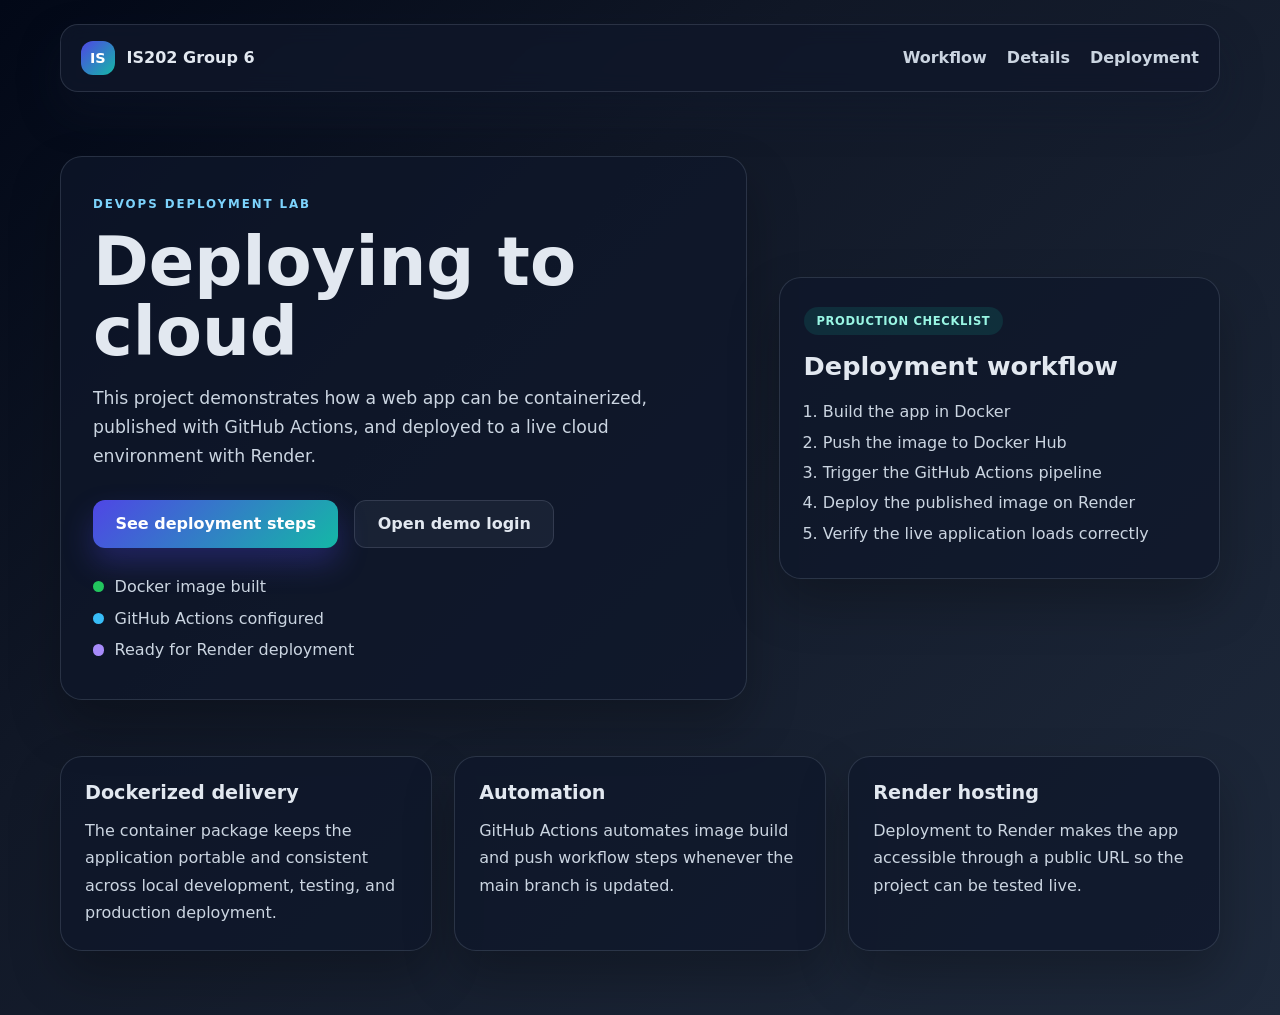
<file: index.html>
<!DOCTYPE html>
<html lang="en">
<head>
  <meta charset="UTF-8">
  <meta name="viewport" content="width=device-width, initial-scale=1.0">
  <title>IS202 Project | Deploying to Cloud</title>
  <link rel="stylesheet" href="style.css">
</head>
<body class="page-shell">
  <header class="topbar">
    <div class="brand-wrap">
      <span class="brand-mark">IS</span>
      <span class="brand-name">IS202 Group 6</span>
    </div>
    <nav class="nav-links" aria-label="Main navigation">
      <a href="#workflow">Workflow</a>
      <a href="#details">Details</a>
      <a href="#deployment">Deployment</a>
    </nav>
  </header>

  <main class="hero">
    <section class="hero-copy">
      <p class="eyebrow">DevOps deployment lab</p>
      <h1>Deploying to cloud</h1>
      <p class="lead">
        This project demonstrates how a web app can be containerized, published with GitHub Actions,
        and deployed to a live cloud environment with Render.
      </p>
      <div class="cta-row">
        <a class="primary-btn" href="#deployment">See deployment steps</a>
        <a class="secondary-btn" href="task_2.html">Open demo login</a>
      </div>
      <ul class="status-list" aria-label="Project status">
        <li><span class="dot green"></span> Docker image built</li>
        <li><span class="dot blue"></span> GitHub Actions configured</li>
        <li><span class="dot purple"></span> Ready for Render deployment</li>
      </ul>
    </section>

    <aside class="feature-card" id="workflow">
      <span class="badge">Production checklist</span>
      <h2>Deployment workflow</h2>
      <ol>
        <li>Build the app in Docker</li>
        <li>Push the image to Docker Hub</li>
        <li>Trigger the GitHub Actions pipeline</li>
        <li>Deploy the published image on Render</li>
        <li>Verify the live application loads correctly</li>
      </ol>
    </aside>
  </main>

  <section class="info-grid" id="details">
    <article class="info-card">
      <h3>Dockerized delivery</h3>
      <p>
        The container package keeps the application portable and consistent across local development,
        testing, and production deployment.
      </p>
    </article>

    <article class="info-card">
      <h3>Automation</h3>
      <p>
        GitHub Actions automates image build and push workflow steps whenever the main branch is updated.
      </p>
    </article>

    <article class="info-card" id="deployment">
      <h3>Render hosting</h3>
      <p>
        Deployment to Render makes the app accessible through a public URL so the project can be tested live.
      </p>
    </article>
  </section>
</body>
</html>
</file>
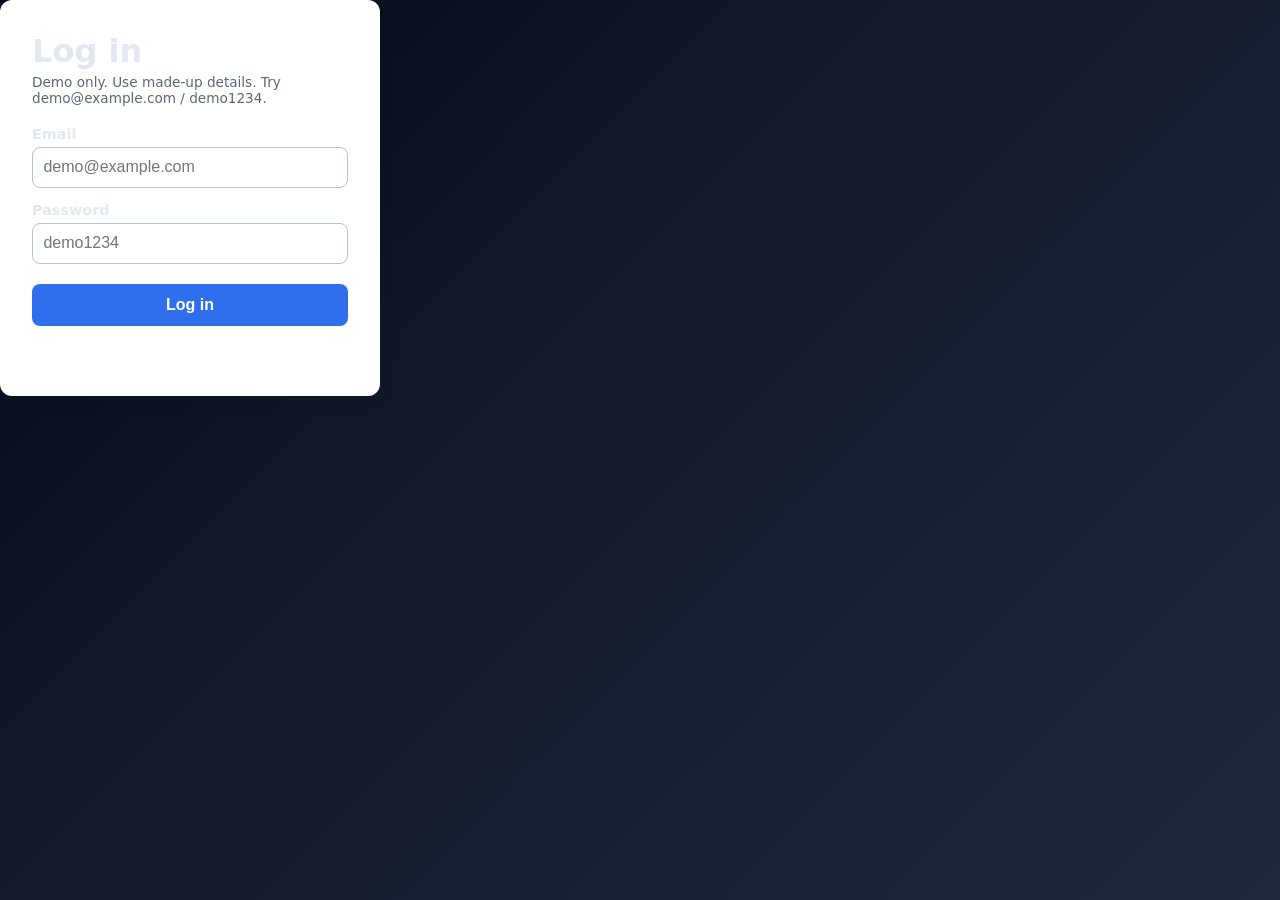
<file: group_task_2.html>
<!DOCTYPE html>
<html lang="en">
<head>
  <meta charset="UTF-8">
  <meta name="viewport" content="width=device-width, initial-scale=1.0">
  <title>Log in – Demo</title>
  <link rel="stylesheet" href="style.css">
</head>
<body>
  <main class="card">
    <h1>Log in</h1>
    <p class="note">Demo only. Use made-up details. Try demo@example.com / demo1234.</p>
    <form id="login-form" novalidate>
      <label for="email">Email</label>
      <input id="email" type="email" autocomplete="off" placeholder="demo@example.com">
      <label for="password">Password</label>
      <input id="password" type="password" autocomplete="off" placeholder="demo1234">
      <button type="submit">Log in</button>
      <p id="message" role="alert" aria-live="polite"></p>
    </form>
  </main>
  <script>
    const DEMO_EMAIL = "demo@example.com";
    const DEMO_PASSWORD = "demo1234";
    const form = document.getElementById("login-form");
    const msg = document.getElementById("message");

    function show(text, type) {
      msg.textContent = text;
      msg.className = type;
    }

    form.addEventListener("submit", (e) => {
      e.preventDefault();
      const email = document.getElementById("email").value.trim();
      const password = document.getElementById("password").value;
      if (!email || !password) {
        show("Enter your email and password.", "error");
      } else if (email === DEMO_EMAIL && password === DEMO_PASSWORD) {
        show("Success! You are logged in (demo).", "success");
      } else {
        show("Email or password is incorrect. Try again.", "error");
      }
    });
  </script>
</body>
</html>
</file>
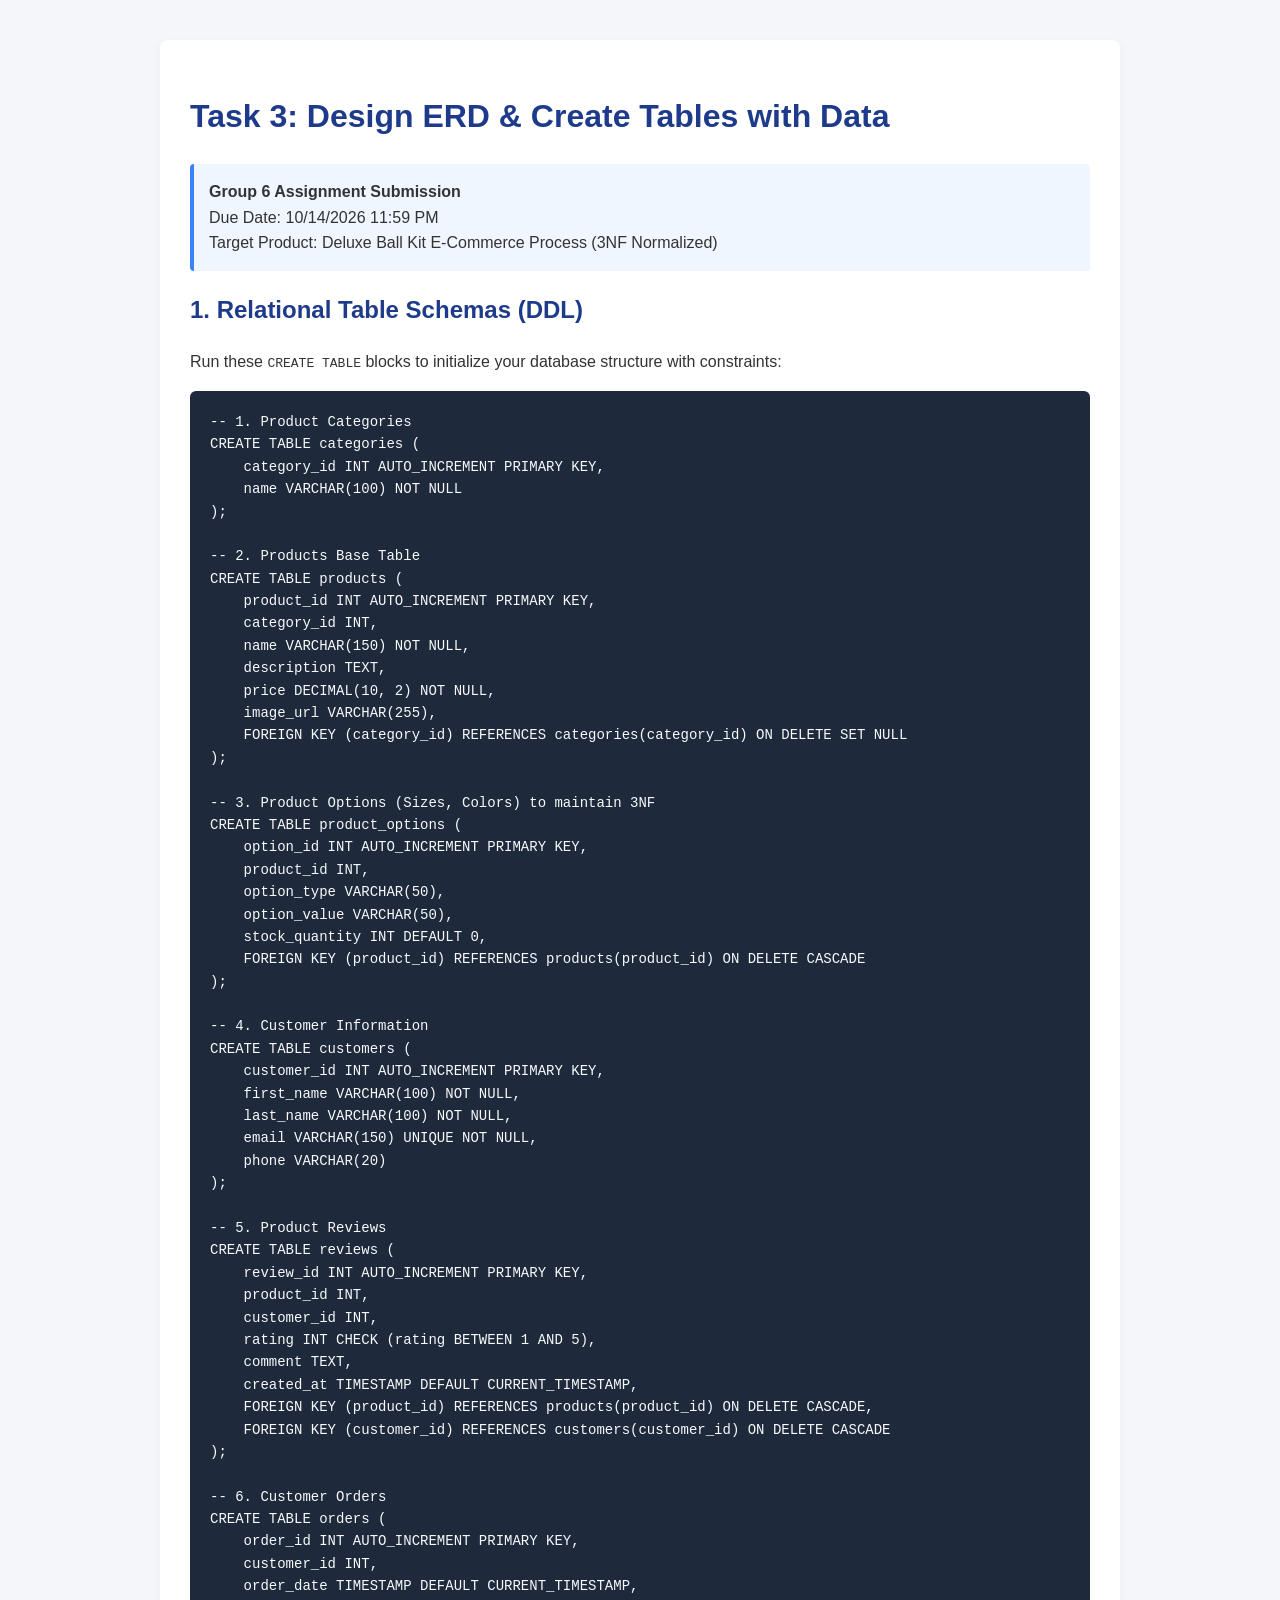
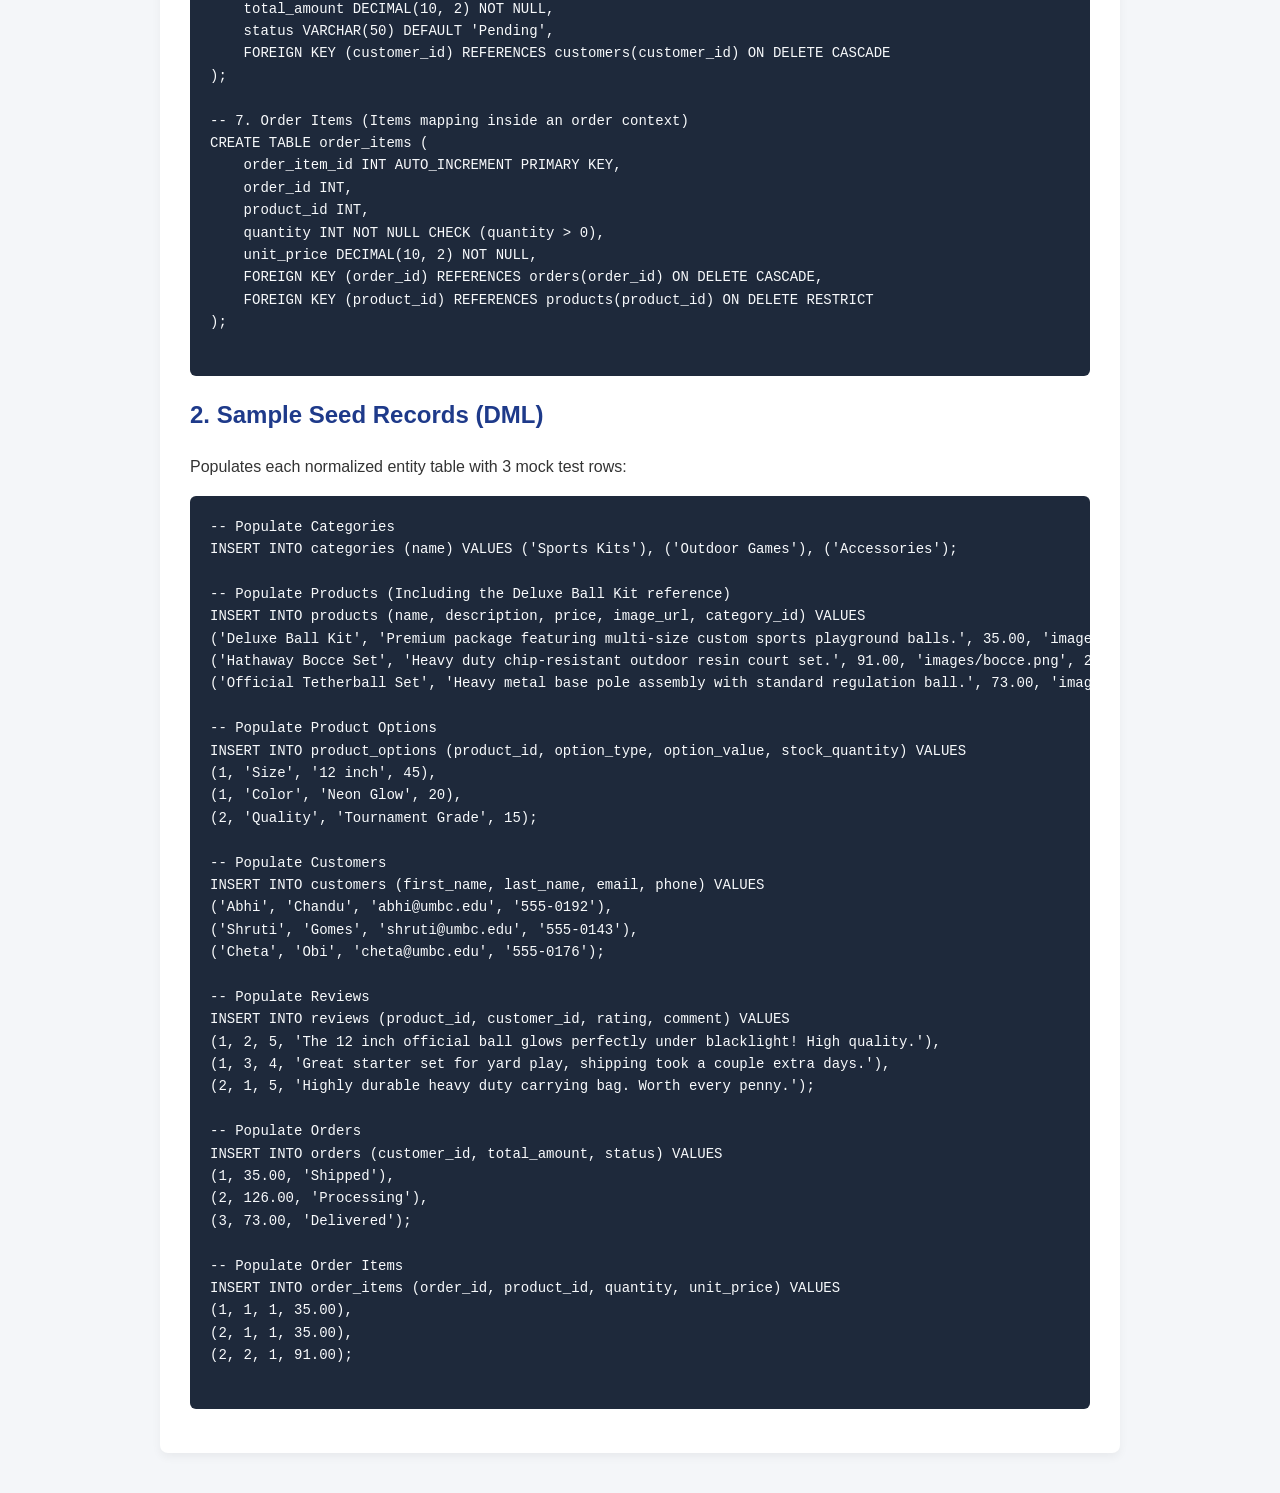
<file: task 3.html>
<!DOCTYPE html>
<html lang="en">
<head>
    <meta charset="UTF-8">
    <meta name="viewport" content="width=device-width, initial-scale=1.0">
    <title>Task 3 - Database Design & Scripting</title>
    <style>
        body { font-family: Arial, sans-serif; line-height: 1.6; margin: 40px; background: #f4f6f9; color: #333; }
        .container { max-width: 900px; background: #fff; padding: 30px; border-radius: 8px; box-shadow: 0 4px 10px rgba(0,0,0,0.05); margin: 0 auto; }
        h1, h2 { color: #1e3a8a; }
        pre { background: #1e293b; color: #f8fafc; padding: 20px; border-radius: 6px; overflow-x: auto; font-size: 14px; }
        .meta-info { background: #eff6ff; padding: 15px; border-left: 4px solid #3b82f6; margin-bottom: 20px; border-radius: 4px; }
    </style>
</head>
<body>

<div class="container">
    <h1>Task 3: Design ERD & Create Tables with Data</h1>
    
    <div class="meta-info">
        <strong>Group 6 Assignment Submission</strong><br>
        Due Date: 10/14/2026 11:59 PM<br>
        Target Product: Deluxe Ball Kit E-Commerce Process (3NF Normalized)
    </div>

    <h2>1. Relational Table Schemas (DDL)</h2>
    <p>Run these <code>CREATE TABLE</code> blocks to initialize your database structure with constraints:</p>
    <pre>
-- 1. Product Categories
CREATE TABLE categories (
    category_id INT AUTO_INCREMENT PRIMARY KEY,
    name VARCHAR(100) NOT NULL
);

-- 2. Products Base Table
CREATE TABLE products (
    product_id INT AUTO_INCREMENT PRIMARY KEY,
    category_id INT,
    name VARCHAR(150) NOT NULL,
    description TEXT,
    price DECIMAL(10, 2) NOT NULL,
    image_url VARCHAR(255),
    FOREIGN KEY (category_id) REFERENCES categories(category_id) ON DELETE SET NULL
);

-- 3. Product Options (Sizes, Colors) to maintain 3NF
CREATE TABLE product_options (
    option_id INT AUTO_INCREMENT PRIMARY KEY,
    product_id INT,
    option_type VARCHAR(50), 
    option_value VARCHAR(50), 
    stock_quantity INT DEFAULT 0,
    FOREIGN KEY (product_id) REFERENCES products(product_id) ON DELETE CASCADE
);

-- 4. Customer Information
CREATE TABLE customers (
    customer_id INT AUTO_INCREMENT PRIMARY KEY,
    first_name VARCHAR(100) NOT NULL,
    last_name VARCHAR(100) NOT NULL,
    email VARCHAR(150) UNIQUE NOT NULL,
    phone VARCHAR(20)
);

-- 5. Product Reviews
CREATE TABLE reviews (
    review_id INT AUTO_INCREMENT PRIMARY KEY,
    product_id INT,
    customer_id INT,
    rating INT CHECK (rating BETWEEN 1 AND 5),
    comment TEXT,
    created_at TIMESTAMP DEFAULT CURRENT_TIMESTAMP,
    FOREIGN KEY (product_id) REFERENCES products(product_id) ON DELETE CASCADE,
    FOREIGN KEY (customer_id) REFERENCES customers(customer_id) ON DELETE CASCADE
);

-- 6. Customer Orders 
CREATE TABLE orders (
    order_id INT AUTO_INCREMENT PRIMARY KEY,
    customer_id INT,
    order_date TIMESTAMP DEFAULT CURRENT_TIMESTAMP,
    total_amount DECIMAL(10, 2) NOT NULL,
    status VARCHAR(50) DEFAULT 'Pending',
    FOREIGN KEY (customer_id) REFERENCES customers(customer_id) ON DELETE CASCADE
);

-- 7. Order Items (Items mapping inside an order context)
CREATE TABLE order_items (
    order_item_id INT AUTO_INCREMENT PRIMARY KEY,
    order_id INT,
    product_id INT,
    quantity INT NOT NULL CHECK (quantity > 0),
    unit_price DECIMAL(10, 2) NOT NULL,
    FOREIGN KEY (order_id) REFERENCES orders(order_id) ON DELETE CASCADE,
    FOREIGN KEY (product_id) REFERENCES products(product_id) ON DELETE RESTRICT
);
    </pre>

    <h2>2. Sample Seed Records (DML)</h2>
    <p>Populates each normalized entity table with 3 mock test rows:</p>
    <pre>
-- Populate Categories
INSERT INTO categories (name) VALUES ('Sports Kits'), ('Outdoor Games'), ('Accessories');

-- Populate Products (Including the Deluxe Ball Kit reference)
INSERT INTO products (name, description, price, image_url, category_id) VALUES 
('Deluxe Ball Kit', 'Premium package featuring multi-size custom sports playground balls.', 35.00, 'images/deluxe_kit.png', 1),
('Hathaway Bocce Set', 'Heavy duty chip-resistant outdoor resin court set.', 91.00, 'images/bocce.png', 2),
('Official Tetherball Set', 'Heavy metal base pole assembly with standard regulation ball.', 73.00, 'images/tetherball.png', 2);

-- Populate Product Options
INSERT INTO product_options (product_id, option_type, option_value, stock_quantity) VALUES 
(1, 'Size', '12 inch', 45),
(1, 'Color', 'Neon Glow', 20),
(2, 'Quality', 'Tournament Grade', 15);

-- Populate Customers
INSERT INTO customers (first_name, last_name, email, phone) VALUES 
('Abhi', 'Chandu', 'abhi@umbc.edu', '555-0192'),
('Shruti', 'Gomes', 'shruti@umbc.edu', '555-0143'),
('Cheta', 'Obi', 'cheta@umbc.edu', '555-0176');

-- Populate Reviews
INSERT INTO reviews (product_id, customer_id, rating, comment) VALUES 
(1, 2, 5, 'The 12 inch official ball glows perfectly under blacklight! High quality.'),
(1, 3, 4, 'Great starter set for yard play, shipping took a couple extra days.'),
(2, 1, 5, 'Highly durable heavy duty carrying bag. Worth every penny.');

-- Populate Orders
INSERT INTO orders (customer_id, total_amount, status) VALUES 
(1, 35.00, 'Shipped'),
(2, 126.00, 'Processing'),
(3, 73.00, 'Delivered');

-- Populate Order Items
INSERT INTO order_items (order_id, product_id, quantity, unit_price) VALUES 
(1, 1, 1, 35.00),
(2, 1, 1, 35.00),
(2, 2, 1, 91.00);
    </pre>
</div>

</body>
</html>
</file>
<file: style.css>
:root {
  --bg: #0f172a;
  --panel: #111827;
  --panel-soft: #1f2937;
  --accent: #4f46e5;
  --accent-strong: #4338ca;
  --highlight: #14b8a6;
  --text: #e2e8f0;
  --muted: #cbd5e1;
  --shadow: rgba(15, 23, 42, 0.35);
  --card-border: rgba(148, 163, 184, 0.2);
}

* { box-sizing: border-box; }

html {
  scroll-behavior: smooth;
}

body {
  margin: 0;
  min-height: 100vh;
  font-family: system-ui, -apple-system, BlinkMacSystemFont, "Segoe UI", sans-serif;
  background: linear-gradient(135deg, #020817 0%, #111827 35%, #1e293b 100%);
  color: var(--text);
}

.page-shell {
  max-width: 1200px;
  margin: 0 auto;
  padding: 1.5rem 1.25rem 4rem;
}

.topbar {
  display: flex;
  align-items: center;
  justify-content: space-between;
  gap: 1rem;
  padding: 1rem 1.25rem;
  border: 1px solid var(--card-border);
  border-radius: 18px;
  background: rgba(15, 23, 42, 0.8);
  backdrop-filter: blur(10px);
  box-shadow: 0 20px 40px var(--shadow);
}

.brand-wrap {
  display: inline-flex;
  align-items: center;
  gap: 0.75rem;
  font-weight: 700;
}

.brand-mark {
  display: inline-grid;
  place-items: center;
  width: 2.1rem;
  height: 2.1rem;
  border-radius: 12px;
  background: linear-gradient(135deg, var(--accent), var(--highlight));
  color: white;
  font-size: 0.9rem;
}

.nav-links {
  display: flex;
  gap: 1.25rem;
  flex-wrap: wrap;
}

.nav-links a {
  color: var(--muted);
  text-decoration: none;
  font-weight: 600;
}

.hero {
  display: grid;
  grid-template-columns: 1.4fr 0.9fr;
  gap: 2rem;
  align-items: center;
  padding: 4rem 0 2rem;
}

.hero-copy,
.feature-card,
.info-card {
  border: 1px solid var(--card-border);
  border-radius: 22px;
  background: rgba(15, 23, 42, 0.72);
  box-shadow: 0 24px 50px rgba(0, 0, 0, 0.25);
}

.hero-copy {
  padding: 2.5rem 2rem;
}

.eyebrow {
  margin: 0 0 1rem;
  text-transform: uppercase;
  letter-spacing: 0.12rem;
  font-size: 0.74rem;
  font-weight: 700;
  color: #7dd3fc;
}

.hero-copy h1 {
  margin: 0 0 1rem;
  font-size: clamp(2.5rem, 6vw, 4.2rem);
  line-height: 1.05;
}

.lead {
  margin: 0;
  max-width: 620px;
  color: var(--muted);
  font-size: 1.08rem;
  line-height: 1.7;
}

.cta-row {
  margin-top: 1.75rem;
  display: flex;
  flex-wrap: wrap;
  gap: 1rem;
}

.primary-btn,
.secondary-btn {
  display: inline-flex;
  align-items: center;
  justify-content: center;
  min-height: 48px;
  padding: 0.85rem 1.4rem;
  border-radius: 12px;
  text-decoration: none;
  font-weight: 700;
  transition: transform 0.2s ease, box-shadow 0.2s ease;
}

.primary-btn {
  background: linear-gradient(135deg, var(--accent), var(--highlight));
  color: white;
  box-shadow: 0 15px 30px rgba(79, 70, 229, 0.3);
}

.secondary-btn {
  background: rgba(148, 163, 184, 0.08);
  color: var(--text);
  border: 1px solid rgba(148, 163, 184, 0.2);
}

.primary-btn:hover,
.secondary-btn:hover {
  transform: translateY(-1px);
}

.status-list {
  list-style: none;
  margin: 1.8rem 0 0;
  padding: 0;
  display: grid;
  gap: 0.8rem;
  color: var(--muted);
}

.status-list li {
  display: flex;
  align-items: center;
  gap: 0.65rem;
}

.dot {
  width: 0.7rem;
  height: 0.7rem;
  border-radius: 50%;
  display: inline-block;
}

.dot.green { background: #22c55e; }
.dot.blue { background: #38bdf8; }
.dot.purple { background: #a78bfa; }

.feature-card {
  padding: 1.8rem 1.5rem;
}

.badge {
  display: inline-flex;
  padding: 0.45rem 0.8rem;
  border-radius: 999px;
  background: rgba(20, 184, 166, 0.14);
  color: #99f6e4;
  font-size: 0.72rem;
  font-weight: 700;
  letter-spacing: 0.04rem;
  text-transform: uppercase;
}

.feature-card h2 {
  margin: 1rem 0 1rem;
  font-size: 1.6rem;
}

.feature-card ol {
  margin: 0;
  padding-left: 1.2rem;
  color: var(--muted);
  line-height: 1.9;
}

.info-grid {
  display: grid;
  grid-template-columns: repeat(3, minmax(0, 1fr));
  gap: 1.4rem;
  margin-top: 1.5rem;
}

.info-card {
  padding: 1.5rem;
}

.info-card h3 {
  margin: 0 0 0.8rem;
  font-size: 1.2rem;
}

.info-card p {
  margin: 0;
  color: var(--muted);
  line-height: 1.7;
}

.card {
  width: min(92vw, 380px);
  background: #fff;
  padding: 2rem;
  border-radius: 12px;
  box-shadow: 0 4px 20px rgba(0,0,0,.08);
}

h1 { margin: 0 0 .25rem; }
.note { margin: 0 0 1.25rem; font-size: .85rem; color: #5b6778; }
label { display: block; margin: .9rem 0 .3rem; font-weight: 600; font-size: .9rem; }
input {
  width: 100%; padding: .65rem; border: 1px solid #b8c2d0; border-radius: 8px; font-size: 1rem;
}
input:focus, button:focus-visible { outline: 3px solid #2f6fed55; border-color: #2f6fed; }
button {
  width: 100%; margin-top: 1.25rem; padding: .75rem; border: 0; border-radius: 8px;
  background: #2f6fed; color: #fff; font-size: 1rem; font-weight: 600; cursor: pointer;
}
button:hover { background: #2559c4; }
#message { min-height: 1.4rem; margin: 1rem 0 0; font-weight: 600; }
#message.error { color: #b3261e; }
#message.success { color: #1b7f3b; }

@media (max-width: 760px) {
  .topbar {
    flex-direction: column;
    align-items: flex-start;
  }

  .hero,
  .info-grid {
    grid-template-columns: 1fr;
  }

  .hero {
    padding-top: 2.5rem;
  }
}
</file>
